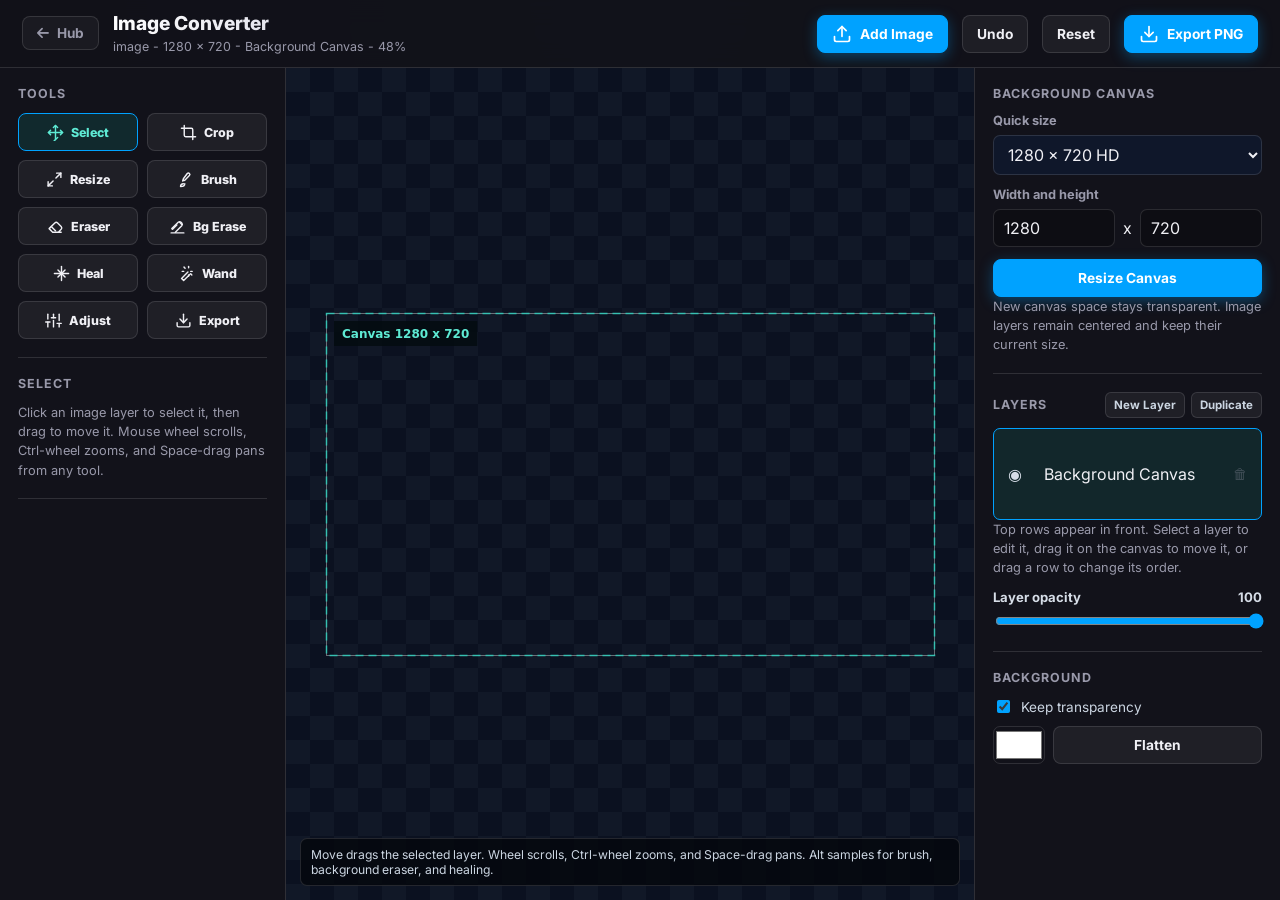
<file: imageconverter/index.html>
<!DOCTYPE html>
<html lang="en">
<head>
    <meta charset="UTF-8">
    <meta name="viewport" content="width=device-width, initial-scale=1.0">
    <title>Scene Smith - Image Converter & Studio</title>
    <link rel="icon" type="image/png" href="/SceneSmith.png">
    <link rel="preconnect" href="https://fonts.googleapis.com">
    <link rel="preconnect" href="https://fonts.gstatic.com" crossorigin>
    <link href="https://fonts.googleapis.com/css2?family=Inter:wght@400;500;600;700;800&display=swap" rel="stylesheet">
    <link rel="stylesheet" href="https://cdnjs.cloudflare.com/ajax/libs/font-awesome/6.5.2/css/all.min.css">
    <link rel="stylesheet" href="/imageconverter/style.css">
</head>
<body>
    <div class="app-shell">
        <header class="topbar">
            <div class="brand">
                <a href="/" class="hub-link" aria-label="Back to hub">
                    <i class="fa-solid fa-arrow-left"></i>
                    <span>Hub</span>
                </a>
                <div>
                    <h1>Image Converter</h1>
                    <p id="imageMeta">No image loaded</p>
                </div>
            </div>
            <div class="top-actions">
                <label class="button primary" for="fileInput">
                    <svg viewBox="0 0 24 24" aria-hidden="true"><path d="M21 15v4a2 2 0 0 1-2 2H5a2 2 0 0 1-2-2v-4"></path><path d="m17 8-5-5-5 5"></path><path d="M12 3v12"></path></svg>
                    <span>Add Image</span>
                </label>
                <input id="fileInput" type="file" accept="image/*" multiple>
                <button class="button" id="undoBtn" disabled>Undo</button>
                <button class="button" id="resetBtn" disabled>Reset</button>
                <button class="button primary" id="downloadBtn" disabled>
                    <svg viewBox="0 0 24 24" aria-hidden="true"><path d="M21 15v4a2 2 0 0 1-2 2H5a2 2 0 0 1-2-2v-4"></path><path d="M7 10l5 5 5-5"></path><path d="M12 15V3"></path></svg>
                    <span>Export PNG</span>
                </button>
            </div>
        </header>

        <main class="workspace">
            <aside class="panel tools-panel" data-active-tool="move">
                <section class="tool-section">
                    <h2>Tools</h2>
                    <div class="tool-grid">
                        <button class="tool-button active" data-tool="move" title="Select and move"><svg viewBox="0 0 24 24" aria-hidden="true"><path d="M5 9l-3 3 3 3"></path><path d="M9 5l3-3 3 3"></path><path d="M15 19l-3 3-3 3"></path><path d="M19 9l3 3-3 3"></path><path d="M2 12h20"></path><path d="M12 2v20"></path></svg><span>Select</span></button>
                        <button class="tool-button" data-tool="crop" title="Visual crop"><svg viewBox="0 0 24 24" aria-hidden="true"><path d="M6 2v14a2 2 0 0 0 2 2h14"></path><path d="M18 22V8a2 2 0 0 0-2-2H2"></path></svg><span>Crop</span></button>
                        <button class="tool-button" data-tool="resize" title="Visual resize"><svg viewBox="0 0 24 24" aria-hidden="true"><path d="M15 3h6v6"></path><path d="M9 21H3v-6"></path><path d="M21 3l-7 7"></path><path d="M3 21l7-7"></path></svg><span>Resize</span></button>
                        <button class="tool-button" data-tool="brush" title="Brush"><svg viewBox="0 0 24 24" aria-hidden="true"><path d="M9 18c-2.5 0-4 1.5-4 4 2.5 0 6-1 6-4"></path><path d="M14.5 3.5a2.1 2.1 0 0 1 3 3L11 13l-3 1 1-3 5.5-7.5z"></path></svg><span>Brush</span></button>
                        <button class="tool-button" data-tool="eraser" title="Eraser"><svg viewBox="0 0 24 24" aria-hidden="true"><path d="M20 20H8l-5-5 8-8a3 3 0 0 1 4 0l5 5a3 3 0 0 1 0 4l-4 4"></path><path d="M6 12l6 6"></path></svg><span>Eraser</span></button>
                        <button class="tool-button" data-tool="bgEraser" title="Targeted background eraser"><svg viewBox="0 0 24 24" aria-hidden="true"><path d="M3 21h18"></path><path d="M5 16l6-6"></path><path d="M9 20l9-9a3 3 0 0 0 0-4l-1-1a3 3 0 0 0-4 0l-9 9"></path><path d="M15 6l3 3"></path></svg><span>Bg Erase</span></button>
                        <button class="tool-button" data-tool="heal" title="Targeted healing brush"><svg viewBox="0 0 24 24" aria-hidden="true"><path d="M12 2v20"></path><path d="M2 12h20"></path><path d="M7 7l10 10"></path><path d="M17 7L7 17"></path></svg><span>Heal</span></button>
                        <button class="tool-button" data-tool="wand" title="Magic wand"><svg viewBox="0 0 24 24" aria-hidden="true"><path d="M15 4V2"></path><path d="M15 16v-2"></path><path d="M8 9H6"></path><path d="M20 9h-2"></path><path d="M10 4.5 8.5 3"></path><path d="M19.5 14 18 12.5"></path><path d="m14 10-9 9 3 3 9-9"></path></svg><span>Wand</span></button>
                        <button class="tool-button" data-tool="adjust" title="Adjust colors"><svg viewBox="0 0 24 24" aria-hidden="true"><path d="M4 21v-7"></path><path d="M4 10V3"></path><path d="M12 21v-9"></path><path d="M12 8V3"></path><path d="M20 21v-5"></path><path d="M20 12V3"></path><path d="M1 14h6"></path><path d="M9 8h6"></path><path d="M17 16h6"></path></svg><span>Adjust</span></button>
                        <button class="tool-button" data-tool="export" title="Export settings"><svg viewBox="0 0 24 24" aria-hidden="true"><path d="M21 15v4a2 2 0 0 1-2 2H5a2 2 0 0 1-2-2v-4"></path><path d="M7 10l5 5 5-5"></path><path d="M12 15V3"></path></svg><span>Export</span></button>
                    </div>
                </section>

                <section class="tool-section tool-hint" data-panel="move">
                    <h2>Select</h2>
                    <p class="hint">Click an image layer to select it, then drag to move it. Mouse wheel scrolls, Ctrl-wheel zooms, and Space-drag pans from any tool.</p>
                </section>

                <section class="tool-section" data-panel="brush">
                    <h2>Brush</h2>
                    <label class="slider-row">Size <span id="brushSizeValue">32</span></label>
                    <input id="brushSizeRange" type="range" min="1" max="240" value="32">
                    <label class="slider-row">Hardness <span id="hardnessValue">80</span></label>
                    <input id="hardnessRange" type="range" min="0" max="100" value="80">
                    <label class="control-label">Shape</label>
                    <div class="segmented">
                        <button class="segment active" data-shape="circle">Circle</button>
                        <button class="segment" data-shape="square">Square</button>
                    </div>
                    <label class="control-label" for="paintColorInput">Paint Color</label>
                    <div class="color-row">
                        <input id="paintColorInput" type="color" value="#14b8a6">
                        <input id="paintHexInput" type="text" value="#14b8a6">
                    </div>
                </section>

                <section class="tool-section" data-panel="target">
                    <h2>Target Tools</h2>
                    <label class="slider-row">Tolerance <span id="toleranceValue">32</span></label>
                    <input id="toleranceRange" type="range" min="0" max="255" value="32">
                    <div class="target-row">
                        <span id="targetSwatch"></span>
                        <div>
                            <strong id="targetText">No target</strong>
                            <small>Bg Erase samples on each click. Alt-click sets heal source.</small>
                        </div>
                    </div>
                    <label class="check-row">
                        <input id="spotHealCheck" type="checkbox" checked>
                        <span>Spot heal automatically from nearby pixels</span>
                    </label>
                    <button class="button full" id="clearSelectionBtn" disabled>Clear Wand Selection</button>
                </section>

                <section class="tool-section" data-panel="transform">
                    <h2>Transform</h2>
                    <div class="grid two">
                        <button class="tool-button" id="rotateLeftBtn" disabled>Rotate Left</button>
                        <button class="tool-button" id="rotateRightBtn" disabled>Rotate Right</button>
                        <button class="tool-button" id="flipXBtn" disabled>Flip X</button>
                        <button class="tool-button" id="flipYBtn" disabled>Flip Y</button>
                    </div>
                </section>

                <section class="tool-section" data-panel="resize">
                    <h2 id="resizeTitle">Resize Selected Layer</h2>
                    <div class="size-row">
                        <input id="widthInput" type="number" min="1" placeholder="Width" disabled>
                        <span>x</span>
                        <input id="heightInput" type="number" min="1" placeholder="Height" disabled>
                    </div>
                    <label class="control-label" for="percentInput">Percentage</label>
                    <div class="percent-row">
                        <input id="percentInput" type="number" min="1" max="1000" value="100" disabled>
                        <span>%</span>
                    </div>
                    <label class="check-row">
                        <input id="lockRatioCheck" type="checkbox" checked>
                        <span>Lock ratio</span>
                    </label>
                    <p class="hint">Drag inside the object to move it. Use the top handle to rotate it.</p>
                </section>

                <section class="tool-section" data-panel="adjust">
                    <h2>Adjust</h2>
                    <label class="control-label" for="filterPresetSelect">Filter</label>
                    <select id="filterPresetSelect" disabled>
                        <option value="custom">Custom</option>
                        <option value="normal">Normal</option>
                        <option value="mono">Mono</option>
                        <option value="warm">Warm</option>
                        <option value="cool">Cool</option>
                        <option value="punch">Punch</option>
                        <option value="fade">Fade</option>
                        <option value="bright">Bright</option>
                        <option value="noir">Noir</option>
                    </select>
                    <label class="slider-row">Brightness <span id="brightnessValue">0</span></label>
                    <input id="brightnessRange" type="range" min="-100" max="100" value="0" disabled>
                    <label class="slider-row">Contrast <span id="contrastValue">0</span></label>
                    <input id="contrastRange" type="range" min="-100" max="100" value="0" disabled>
                    <label class="slider-row">Saturation <span id="saturationValue">0</span></label>
                    <input id="saturationRange" type="range" min="-100" max="100" value="0" disabled>
                    <div class="button-row">
                        <button class="button" id="previewAdjustBtn" disabled>Preview</button>
                        <button class="button primary" id="applyAdjustBtn" disabled>Apply</button>
                    </div>
                </section>

                <section class="tool-section" data-panel="export">
                    <h2>Export</h2>
                    <label class="control-label" for="formatSelect">Format</label>
                    <select id="formatSelect">
                        <option value="image/png">PNG</option>
                        <option value="image/jpeg">JPEG</option>
                        <option value="image/webp">WebP</option>
                    </select>
                    <label class="slider-row">Quality <span id="qualityValue">92</span></label>
                    <input id="qualityRange" type="range" min="10" max="100" value="92">
                    <label class="control-label" for="exportSizeModeSelect">Output size</label>
                    <select id="exportSizeModeSelect">
                        <option value="original">Original size</option>
                        <option value="percent">Percentage</option>
                        <option value="custom">Custom width and height</option>
                    </select>
                    <div class="export-size-fields hidden" id="exportPercentFields">
                        <label class="control-label" for="exportPercentInput">Percentage</label>
                        <div class="percent-row">
                            <input id="exportPercentInput" type="number" min="1" max="1000" value="100">
                            <span>%</span>
                        </div>
                    </div>
                    <div class="export-size-fields hidden" id="exportCustomFields">
                        <label class="control-label">Custom dimensions</label>
                        <div class="size-row">
                            <input id="exportWidthInput" type="number" min="1" max="10000" value="1200" aria-label="Export width">
                            <span>x</span>
                            <input id="exportHeightInput" type="number" min="1" max="10000" value="800" aria-label="Export height">
                        </div>
                        <label class="check-row">
                            <input id="exportLockRatioCheck" type="checkbox" checked>
                            <span>Lock aspect ratio</span>
                        </label>
                    </div>
                    <button class="button primary full export-final-button" id="exportConfiguredBtn">Export Image</button>
                </section>
            </aside>

            <section class="canvas-stage" id="canvasStage">
                <div class="empty-state" id="emptyState">
                    <svg viewBox="0 0 24 24" aria-hidden="true"><rect x="3" y="3" width="18" height="18" rx="2"></rect><circle cx="8.5" cy="8.5" r="1.5"></circle><path d="m21 15-5-5L5 21"></path></svg>
                    <h2>Drop an image here</h2>
                    <p>Paint, erase to transparency, crop, resize, heal, select, and export locally.</p>
                </div>
                <canvas id="viewportCanvas"></canvas>
                <div class="statusbar" id="statusbar">Move drags the selected layer. Wheel scrolls, Ctrl-wheel zooms, and Space-drag pans. Alt samples for brush, background eraser, and healing.</div>
            </section>

            <aside class="panel adjust-panel" data-active-tool="move">
                <section class="tool-section canvas-section">
                    <h2>Background Canvas</h2>
                    <label class="control-label" for="canvasPresetSelect">Quick size</label>
                    <select id="canvasPresetSelect">
                        <option value="1280x720">1280 x 720 HD</option>
                        <option value="512x512">512 x 512 Square</option>
                        <option value="256x256">256 x 256 Square</option>
                        <option value="800x600">800 x 600</option>
                        <option value="1080x1080">1080 x 1080 Square</option>
                        <option value="1920x1080">1920 x 1080 HD</option>
                        <option value="custom">Custom</option>
                    </select>
                    <label class="control-label">Width and height</label>
                    <div class="size-row">
                        <input id="canvasWidthInput" type="number" min="1" max="10000" value="1280" aria-label="Background width">
                        <span>x</span>
                        <input id="canvasHeightInput" type="number" min="1" max="10000" value="720" aria-label="Background height">
                    </div>
                    <button class="button primary full resize-canvas-button" id="resizeCanvasBtn">Resize Canvas</button>
                    <p class="hint canvas-hint">New canvas space stays transparent. Image layers remain centered and keep their current size.</p>
                </section>

                <section class="tool-section layers-section">
                    <div class="section-heading-row">
                        <h2>Layers</h2>
                        <div class="layer-header-actions">
                            <button class="mini-button" id="newLayerBtn">New Layer</button>
                            <button class="mini-button" id="duplicateLayerBtn" disabled>Duplicate</button>
                        </div>
                    </div>
                    <div class="layers-list" id="layersList" aria-label="Image layers"></div>
                    <p class="hint layers-hint">Top rows appear in front. Select a layer to edit it, drag it on the canvas to move it, or drag a row to change its order.</p>
                    <label class="slider-row">Layer opacity <span id="layerOpacityValue">100</span></label>
                    <input id="layerOpacityRange" type="range" min="0" max="100" value="100" disabled>
                </section>

                <section class="tool-section" data-panel="crop">
                    <h2>Visual Crop</h2>
                    <div class="crop-grid">
                        <input id="cropXInput" type="number" min="0" placeholder="X" disabled>
                        <input id="cropYInput" type="number" min="0" placeholder="Y" disabled>
                        <input id="cropWInput" type="number" min="1" placeholder="W" disabled>
                        <input id="cropHInput" type="number" min="1" placeholder="H" disabled>
                    </div>
                    <div class="button-row">
                        <button class="button" id="centerCropBtn" disabled>Center Square</button>
                        <button class="button primary" id="applyCropBtn" disabled>Apply Crop</button>
                    </div>
                </section>

                <section class="tool-section">
                    <h2>Background</h2>
                    <label class="check-row">
                        <input id="transparentCheck" type="checkbox" checked>
                        <span>Keep transparency</span>
                    </label>
                    <div class="color-row">
                        <input id="backgroundColorInput" type="color" value="#ffffff">
                        <button class="button" id="applyBackgroundBtn" disabled>Flatten</button>
                    </div>
                </section>

            </aside>
        </main>
    </div>

    <script src="/imageconverter/app.js"></script>
</body>
</html>
</file>
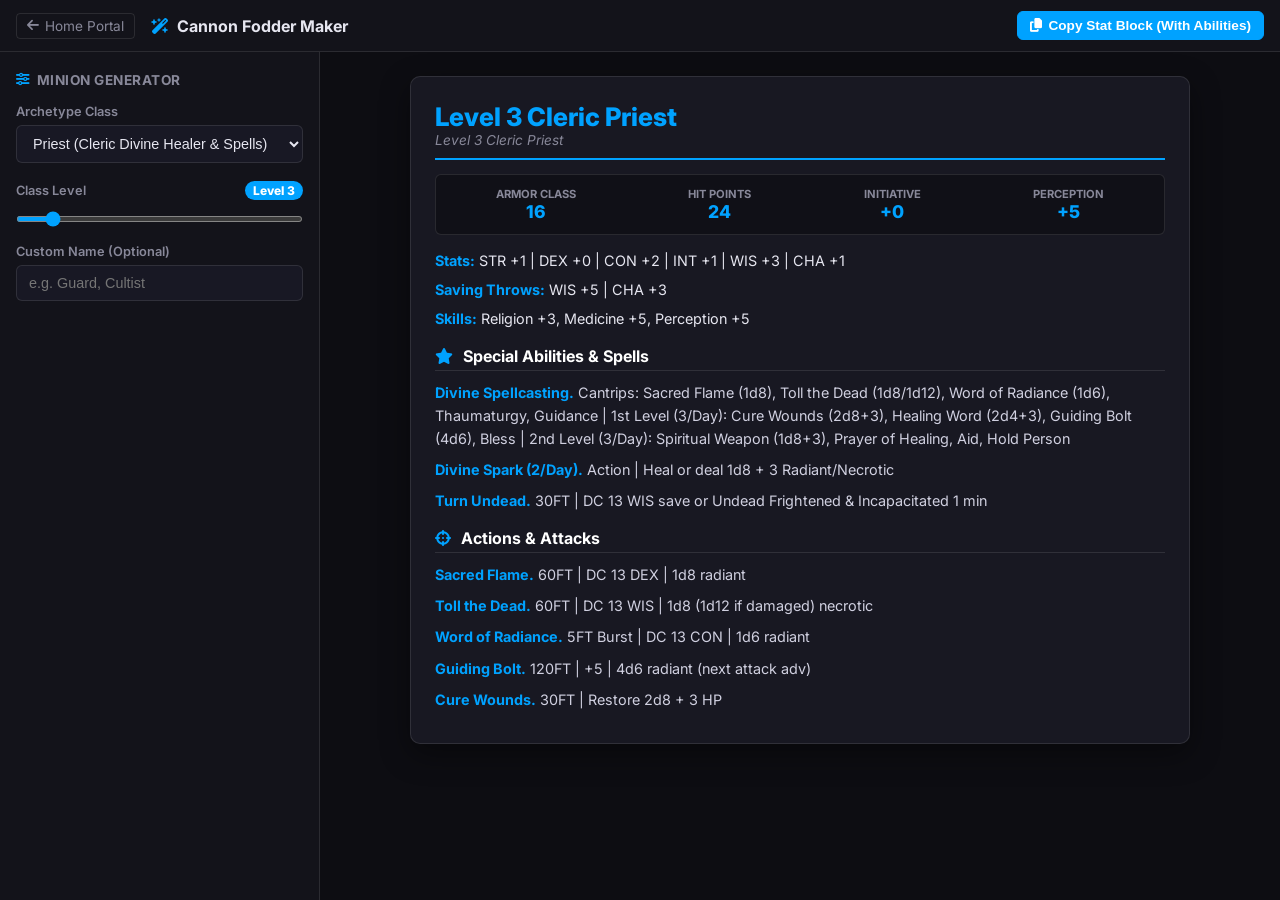
<file: public/bestiary.html>
<!DOCTYPE html>
<html lang="en">
<head>
  <meta charset="UTF-8">
  <meta name="viewport" content="width=device-width, initial-scale=1.0">
  <title>SceneSmith - Cannon Fodder Maker</title>
  <link rel="icon" type="image/png" href="SceneSmith.png">
  <link rel="preconnect" href="https://fonts.googleapis.com">
  <link rel="preconnect" href="https://fonts.gstatic.com" crossorigin>
  <link href="https://fonts.googleapis.com/css2?family=Inter:wght@400;500;600;700;800&family=Fira+Code:wght@400;500&display=swap" rel="stylesheet">
  <link rel="stylesheet" href="https://cdnjs.cloudflare.com/ajax/libs/font-awesome/6.5.2/css/all.min.css">
  <style>
    :root {
      --bg: #0d0d12;
      --sidebar: #13131a;
      --panel: #181822;
      --border: rgba(255, 255, 255, 0.1);
      --accent: #00a2ff;
      --accent-glow: rgba(0, 162, 255, 0.25);
      --text: #e6e6f0;
      --text-muted: #888899;
    }

    * { box-sizing: border-box; margin: 0; padding: 0; }

    body {
      background-color: var(--bg);
      color: var(--text);
      font-family: 'Inter', system-ui, sans-serif;
      height: 100vh;
      display: flex;
      flex-direction: column;
      overflow: hidden;
    }

    /* Top App Header */
    .app-header {
      height: 52px;
      background: var(--sidebar);
      border-bottom: 1px solid var(--border);
      display: flex;
      align-items: center;
      justify-content: space-between;
      padding: 0 16px;
    }

    .header-left {
      display: flex;
      align-items: center;
      gap: 16px;
    }

    .back-btn {
      color: var(--text-muted);
      text-decoration: none;
      font-size: 0.85rem;
      display: inline-flex;
      align-items: center;
      gap: 6px;
      padding: 4px 10px;
      border: 1px solid var(--border);
      border-radius: 4px;
      transition: all 0.2s ease;
    }

    .back-btn:hover {
      color: var(--text);
      border-color: var(--accent);
    }

    .header-title {
      font-size: 1rem;
      font-weight: 700;
      color: var(--text);
      display: flex;
      align-items: center;
      gap: 8px;
    }

    .icon-btn {
      background: transparent;
      border: 1px solid var(--border);
      color: var(--text);
      padding: 6px 12px;
      border-radius: 6px;
      font-size: 0.85rem;
      font-weight: 600;
      cursor: pointer;
      display: flex;
      align-items: center;
      gap: 6px;
      transition: all 0.2s ease;
    }

    .icon-btn:hover {
      border-color: var(--accent);
      color: var(--accent);
    }

    .icon-btn.primary {
      background: var(--accent);
      border-color: var(--accent);
      color: #fff;
    }

    .icon-btn.primary:hover {
      background: #0070f3;
    }

    /* Main Workspace Layout */
    .workspace {
      flex: 1;
      display: flex;
      overflow: hidden;
    }

    /* Left Sidebar: Generator Controls */
    .sidebar {
      width: 320px;
      background: var(--sidebar);
      border-right: 1px solid var(--border);
      display: flex;
      flex-direction: column;
      padding: 20px 16px;
    }

    .sidebar-title {
      font-size: 0.85rem;
      font-weight: 700;
      color: var(--text-muted);
      text-transform: uppercase;
      letter-spacing: 0.5px;
      margin-bottom: 16px;
      display: flex;
      align-items: center;
      gap: 6px;
    }

    .gen-group {
      margin-bottom: 18px;
    }

    .gen-group label {
      display: flex;
      justify-content: space-between;
      align-items: center;
      font-size: 0.8rem;
      font-weight: 600;
      color: var(--text-muted);
      margin-bottom: 6px;
    }

    .level-badge {
      background: var(--accent);
      color: #fff;
      font-size: 0.75rem;
      font-weight: 800;
      padding: 2px 8px;
      border-radius: 12px;
    }

    select, input[type="text"] {
      width: 100%;
      background: #181824;
      border: 1px solid var(--border);
      border-radius: 6px;
      padding: 9px 12px;
      color: var(--text);
      font-size: 0.9rem;
    }

    select:focus, input:focus {
      outline: none;
      border-color: var(--accent);
    }

    input[type="range"] {
      width: 100%;
      height: 6px;
      background: #181824;
      border-radius: 3px;
      outline: none;
      accent-color: var(--accent);
      cursor: pointer;
    }

    /* Viewer Pane */
    .viewer-pane {
      flex: 1;
      background: var(--bg);
      overflow-y: auto;
      padding: 24px 36px;
    }

    .statblock-card {
      max-width: 780px;
      margin: 0 auto;
      background: var(--panel);
      border: 1px solid var(--border);
      border-radius: 10px;
      padding: 24px;
      box-shadow: 0 10px 30px rgba(0, 0, 0, 0.4);
    }

    .sb-header {
      border-bottom: 2px solid var(--accent);
      padding-bottom: 10px;
      margin-bottom: 14px;
    }

    .sb-title {
      font-size: 1.6rem;
      font-weight: 800;
      color: var(--accent);
    }

    .sb-type {
      font-size: 0.85rem;
      font-style: italic;
      color: var(--text-muted);
    }

    .sb-ribbon {
      background: rgba(0, 0, 0, 0.3);
      border: 1px solid var(--border);
      border-radius: 6px;
      padding: 12px;
      margin: 14px 0;
      display: flex;
      gap: 16px;
      justify-content: space-around;
      text-align: center;
    }

    .sb-ribbon-item .label {
      font-size: 0.7rem;
      color: var(--text-muted);
      text-transform: uppercase;
      font-weight: 700;
    }

    .sb-ribbon-item .val {
      font-size: 1.1rem;
      font-weight: 800;
      color: var(--accent);
    }

    .sb-prop {
      font-size: 0.9rem;
      line-height: 1.6;
      color: var(--text);
      margin-bottom: 6px;
    }

    .sb-prop strong {
      color: var(--accent);
    }

    .sb-section-title {
      font-size: 1rem;
      font-weight: 700;
      color: #fff;
      border-bottom: 1px solid var(--border);
      padding-bottom: 4px;
      margin: 16px 0 10px 0;
    }

    .sb-action {
      font-size: 0.9rem;
      line-height: 1.6;
      margin-bottom: 8px;
      color: #d0d0e0;
    }

    .sb-action strong {
      color: var(--accent);
    }
  </style>
</head>
<body>

  <!-- App Header -->
  <div class="app-header">
    <div class="header-left">
      <a href="/" class="back-btn"><i class="fa-solid fa-arrow-left"></i> Home Portal</a>
      <div class="header-title"><i class="fa-solid fa-wand-magic-sparkles" style="color:var(--accent);"></i> Cannon Fodder Maker</div>
    </div>

    <div style="display:flex;gap:8px;">
      <button class="icon-btn primary" onclick="copyStatBlock()"><i class="fa-solid fa-copy"></i> Copy Stat Block (With Abilities)</button>
    </div>
  </div>

  <!-- Workspace -->
  <div class="workspace">
    <!-- Sidebar Controls -->
    <div class="sidebar">
      <div class="sidebar-title"><i class="fa-solid fa-sliders" style="color:var(--accent);"></i> Minion Generator</div>
      
      <div class="gen-group">
        <label>Archetype Class</label>
        <select id="genArchetype" onchange="generateFodder()">
          <option value="priest">Priest (Cleric Divine Healer & Spells)</option>
          <option value="druid">Druid (Nature Shifter & Spells)</option>
          <option value="bard">Bard (College Support & Spells)</option>
          <option value="mage">Mage (Arcane Spellcaster)</option>
          <option value="thief">Thief (Agile Rogue Skirmisher)</option>
          <option value="grunt">Grunt (Tanky Frontline Warrior)</option>
        </select>
      </div>

      <div class="gen-group">
        <label>
          <span>Class Level</span>
          <span class="level-badge" id="levelLabel">Level 3</span>
        </label>
        <input type="range" id="genLevel" min="1" max="20" value="3" oninput="updateLevelLabel(this.value); generateFodder();">
      </div>

      <div class="gen-group">
        <label>Custom Name (Optional)</label>
        <input type="text" id="genName" placeholder="e.g. Guard, Cultist" oninput="generateFodder()">
      </div>
    </div>

    <!-- Stat Block Card Viewer -->
    <div class="viewer-pane">
      <div id="statblockCardView">
        <!-- Rendered stat block card -->
      </div>
    </div>
  </div>

  <script>
    let activeMinion = null;

    function updateLevelLabel(val) {
      document.getElementById('levelLabel').textContent = `Level ${val}`;
    }

    /* ── Client-side Ultra-Concise Rules Engine ─────────────────────────────────── */
    function getClericSpells(lvl, pMod, cDice) {
      let spells = [`Cantrips: Sacred Flame (${cDice}d8), Toll the Dead (${cDice}d8/${cDice}d12), Word of Radiance (${cDice}d6), Thaumaturgy, Guidance`];
      if (lvl >= 1) spells.push(`1st Level (3/Day): Cure Wounds (2d8+${pMod}), Healing Word (2d4+${pMod}), Guiding Bolt (4d6), Bless`);
      if (lvl >= 3) spells.push(`2nd Level (3/Day): Spiritual Weapon (1d8+${pMod}), Prayer of Healing, Aid, Hold Person`);
      if (lvl >= 5) spells.push(`3rd Level (3/Day): Spirit Guardians (3d8 aura), Mass Healing Word, Revivify, Dispel Magic`);
      if (lvl >= 7) spells.push(`4th Level (3/Day): Death Ward, Guardian of Faith, Banishment`);
      if (lvl >= 9) spells.push(`5th Level (2/Day): Flame Strike (4d6 fire + 4d6 radiant), Mass Cure Wounds (3d8+${pMod}), Greater Restoration`);
      return spells.join(" | ");
    }

    function getDruidSpells(lvl, pMod, cDice) {
      let spells = [`Cantrips: Produce Flame (${cDice}d8), Thorn Whip (${cDice}d6), Shillelagh (${cDice}d8+${pMod}), Guidance`];
      if (lvl >= 1) spells.push(`1st Level (3/Day): Cure Wounds (2d8+${pMod}), Healing Word (2d4+${pMod}), Entangle, Goodberry`);
      if (lvl >= 3) spells.push(`2nd Level (3/Day): Spike Growth (2d4/5ft), Moonbeam (2d10), Barkskin, Pass Without Trace`);
      if (lvl >= 5) spells.push(`3rd Level (3/Day): Call Lightning (3d10), Plant Growth, Sleet Storm, Revivify`);
      if (lvl >= 7) spells.push(`4th Level (3/Day): Ice Storm (2d8+4d6), Polymorph, Grasping Vine`);
      if (lvl >= 9) spells.push(`5th Level (2/Day): Commune with Nature, Tree Stride, Wrath of Nature`);
      return spells.join(" | ");
    }

    function getBardSpells(lvl, pMod, cDice) {
      let spells = [`Cantrips: Vicious Mockery (${cDice}d6), Thunderclap (${cDice}d6), True Strike (${cDice}d6), Minor Illusion`];
      if (lvl >= 1) spells.push(`1st Level (3/Day): Cure Wounds (2d8+${pMod}), Healing Word (2d4+${pMod}), Dissonant Whispers (3d6), Faerie Fire`);
      if (lvl >= 3) spells.push(`2nd Level (3/Day): Shatter (3d8), Suggestion, Invisibility, Silence`);
      if (lvl >= 5) spells.push(`3rd Level (3/Day): Hypnotic Pattern, Dispel Magic, Major Image`);
      if (lvl >= 7) spells.push(`4th Level (3/Day): Dimension Door, Greater Invisibility, Compulsion`);
      if (lvl >= 9) spells.push(`5th Level (2/Day): Hold Monster, Synaptic Static (8d6), Modify Memory`);
      return spells.join(" | ");
    }

    function getMageSpells(lvl, pMod, cDice) {
      let spells = [`Cantrips: Fire Bolt (${cDice}d10), Ray of Frost (${cDice}d8), Shocking Grasp (${cDice}d8), Mage Hand`];
      if (lvl >= 1) spells.push(`1st Level (3/Day): Magic Missile, Shield, Thunderwave, Burning Hands`);
      if (lvl >= 3) spells.push(`2nd Level (3/Day): Misty Step, Scorching Ray (3x 2d6), Mirror Image, Shatter`);
      if (lvl >= 5) spells.push(`3rd Level (3/Day): Fireball (8d6), Counterspell, Lightning Bolt, Haste`);
      if (lvl >= 7) spells.push(`4th Level (3/Day): Dimension Door, Ice Storm (2d8+4d6), Polymorph, Greater Invisibility`);
      if (lvl >= 9) spells.push(`5th Level (2/Day): Cone of Cold (8d8), Telekinesis, Wall of Force`);
      return spells.join(" | ");
    }

    function generateFodderClient(key, lvl, customName) {
      const pb = Math.floor((lvl - 1) / 4) + 2;
      const cDice = lvl < 5 ? 1 : (lvl < 11 ? 2 : (lvl < 17 ? 3 : 4));
      const pMod = 3 + Math.floor(lvl / 4);
      const dc = 8 + pb + pMod;
      const attMod = pMod + pb;

      if (key === 'priest') {
        const name = customName || `Level ${lvl} Cleric Priest`;
        return {
          name: name,
          type: `Level ${lvl} Cleric Priest`,
          hp: 10 + (lvl - 1) * 7,
          ac: 16 + Math.floor(lvl / 5),
          init: "+0",
          perception: `+${pMod + pb}`,
          stats: `STR +1 | DEX +0 | CON +2 | INT +1 | WIS +${pMod} | CHA +1`,
          saves: `WIS +${pMod + pb} | CHA +${1 + pb}`,
          skills: `Religion +${1 + pb}, Medicine +${pMod + pb}, Perception +${pMod + pb}`,
          traits: [
            { name: "Divine Spellcasting", detail: getClericSpells(lvl, pMod, cDice) },
            { name: "Divine Spark (2/Day)", detail: `Action | Heal or deal 1d8 + ${pMod} Radiant/Necrotic` },
            { name: "Turn Undead", detail: `30FT | DC ${dc} WIS save or Undead Frightened & Incapacitated 1 min` }
          ],
          actions: [
            { name: "Sacred Flame", detail: `60FT | DC ${dc} DEX | ${cDice}d8 radiant` },
            { name: "Toll the Dead", detail: `60FT | DC ${dc} WIS | ${cDice}d8 (${cDice}d12 if damaged) necrotic` },
            { name: "Word of Radiance", detail: `5FT Burst | DC ${dc} CON | ${cDice}d6 radiant` },
            { name: "Guiding Bolt", detail: `120FT | +${attMod} | 4d6 radiant (next attack adv)` },
            { name: "Cure Wounds", detail: `30FT | Restore 2d8 + ${pMod} HP` }
          ]
        };
      } else if (key === 'druid') {
        const name = customName || `Level ${lvl} Nature Druid`;
        return {
          name: name,
          type: `Level ${lvl} Nature Druid`,
          hp: 10 + (lvl - 1) * 7,
          ac: 15 + Math.floor(lvl / 5),
          init: "+2",
          perception: `+${pMod + pb}`,
          stats: `STR +0 | DEX +2 | CON +2 | INT +1 | WIS +${pMod} | CHA +0`,
          saves: `WIS +${pMod + pb} | INT +${1 + pb}`,
          skills: `Nature +${1 + pb}, Survival +${pMod + pb}, Perception +${pMod + pb}`,
          traits: [
            { name: "Wild Shape", detail: `Bonus Action | Beast Form (+${15 + lvl * 3} Temp HP)` },
            { name: "Nature Spellcasting", detail: getDruidSpells(lvl, pMod, cDice) }
          ],
          actions: [
            { name: "Produce Flame", detail: `30FT | +${attMod} | ${cDice}d8 fire` },
            { name: "Thorn Whip", detail: `30FT | +${attMod} | ${cDice}d6 piercing (pulls 10ft)` },
            { name: "Shillelagh Strike", detail: `Melee | +${attMod} | ${cDice}d8+${pMod} bludgeoning` },
            { name: "Cure Wounds", detail: `30FT | Restore 2d8 + ${pMod} HP` }
          ]
        };
      } else if (key === 'bard') {
        const name = customName || `Level ${lvl} Support Bard`;
        return {
          name: name,
          type: `Level ${lvl} Support Bard`,
          hp: 9 + (lvl - 1) * 6,
          ac: 15 + Math.floor(lvl / 4),
          init: "+2",
          perception: `+${1 + pb}`,
          stats: `STR +0 | DEX +2 | CON +1 | INT +1 | WIS +1 | CHA +${pMod}`,
          saves: `DEX +${2 + pb} | CHA +${pMod + pb}`,
          skills: `Performance +${pMod + pb}, Deception +${pMod + pb}, Persuasion +${pMod + pb}`,
          traits: [
            { name: "Bardic Inspiration", detail: "Bonus Action/Reaction | Grant ally +1d8 die" },
            { name: "Bardic Spellcasting", detail: getBardSpells(lvl, pMod, cDice) }
          ],
          actions: [
            { name: "Vicious Mockery", detail: `60FT | DC ${dc} WIS | ${cDice}d6 psychic (target disadv)` },
            { name: "Thunderclap", detail: `5FT Burst | DC ${dc} CON | ${cDice}d6 thunder` },
            { name: "True Strike", detail: `Melee/Ranged | +${attMod} | 1d8+${pMod} + ${cDice}d6 radiant` },
            { name: "Rapier Strike", detail: `Melee | +${attMod} | 1d8+${pMod} piercing` }
          ]
        };
      } else if (key === 'mage') {
        const name = customName || `Level ${lvl} Arcane Spellcaster`;
        return {
          name: name,
          type: `Level ${lvl} Arcane Spellcaster`,
          hp: 8 + (lvl - 1) * 5,
          ac: 13 + Math.floor(lvl / 5),
          init: `+${2 + Math.floor(lvl / 6)}`,
          perception: `+${1 + Math.floor(lvl / 3)}`,
          stats: `STR +0 | DEX +2 | CON +2 | INT +${pMod} | WIS +1 | CHA +0`,
          saves: `INT +${pMod + pb} | WIS +${1 + pb}`,
          skills: `Arcana +${pMod + pb}, History +${pMod}`,
          traits: [
            { name: "Arcane Spellcasting", detail: getMageSpells(lvl, pMod, cDice) }
          ],
          actions: [
            { name: "Fire Bolt", detail: `120FT | +${attMod} | ${cDice}d10 fire` },
            { name: "Ray of Frost", detail: `60FT | +${attMod} | ${cDice}d8 cold (-10ft speed)` },
            { name: "Shocking Grasp", detail: `Melee | +${attMod} | ${cDice}d8 lightning (no reactions)` },
            { name: "Fireball", detail: `150FT (20ft sphere) | DC ${dc} DEX | 8d6 fire` }
          ]
        };
      } else if (key === 'thief') {
        const name = customName || `Level ${lvl} Rogue Skirmisher`;
        return {
          name: name,
          type: `Level ${lvl} Rogue Skirmisher`,
          hp: 9 + (lvl - 1) * 6,
          ac: 14 + Math.floor(lvl / 4),
          init: `+${pMod}`,
          perception: `+${2 + pb}`,
          stats: `STR +0 | DEX +${pMod} | CON +2 | INT +1 | WIS +1 | CHA +1`,
          saves: `DEX +${pMod + pb} | INT +${1 + pb}`,
          skills: `Stealth +${pMod + pb + 2}, Acrobatics +${pMod + pb}`,
          traits: [
            { name: "Cunning Action", detail: "Bonus Action | Dash, Disengage, or Hide" },
            { name: "Evasion", detail: "Half / No damage on DEX saves" }
          ],
          actions: [
            { name: "Dual Daggers", detail: `Melee/Ranged (20/60FT) | +${attMod} | 1d4+${pMod} piercing + ${Math.ceil(lvl/2)}d6 Sneak` }
          ]
        };
      } else { // Grunt
        const name = customName || `Level ${lvl} Frontline Warrior`;
        return {
          name: name,
          type: `Level ${lvl} Frontline Warrior`,
          hp: 12 + (lvl - 1) * 8,
          ac: 15 + Math.floor(lvl / 4),
          init: "+1",
          perception: "+1",
          stats: `STR +${pMod} | DEX +1 | CON +3 | INT +0 | WIS +1 | CHA +0`,
          saves: `STR +${pMod + pb} | CON +${3 + pb}`,
          skills: `Athletics +${pMod + pb}, Intimidation +2`,
          traits: [
            { name: "Second Wind (2/Day)", detail: `Bonus Action | Regain 1d10 + ${lvl} HP (or move half speed)` },
            { name: "Shield Wall", detail: "Gains +2 AC when adjacent to another Grunt" }
          ],
          actions: [
            { name: "Heavy Sword", detail: `Melee | +${attMod} | 1d10+${pMod} slashing (DC ${dc} STR or Prone)` },
            { name: "Heavy Crossbow", detail: `100/400FT | +${1 + pb} | 1d10+1 piercing (pushes 10ft)` }
          ]
        };
      }
    }

    function generateFodder() {
      const archetype = document.getElementById('genArchetype').value;
      const level = parseInt(document.getElementById('genLevel').value) || 3;
      const name = document.getElementById('genName').value.trim();

      activeMinion = generateFodderClient(archetype, level, name);
      renderStatBlockCard(activeMinion);
    }

    function renderStatBlockCard(block) {
      const viewEl = document.getElementById('statblockCardView');
      viewEl.innerHTML = `
        <div class="statblock-card">
          <div class="sb-header">
            <div class="sb-title">${block.name}</div>
            <div class="sb-type">${block.type || 'Medium Minion'}</div>
          </div>

          <div class="sb-ribbon">
            <div class="sb-ribbon-item">
              <div class="label">Armor Class</div>
              <div class="val">${block.ac}</div>
            </div>
            <div class="sb-ribbon-item">
              <div class="label">Hit Points</div>
              <div class="val">${block.hp}</div>
            </div>
            <div class="sb-ribbon-item">
              <div class="label">Initiative</div>
              <div class="val">${block.init}</div>
            </div>
            <div class="sb-ribbon-item">
              <div class="label">Perception</div>
              <div class="val">${block.perception}</div>
            </div>
          </div>

          ${block.stats ? `<div class="sb-prop"><strong>Stats:</strong> ${block.stats}</div>` : ''}
          ${block.saves ? `<div class="sb-prop"><strong>Saving Throws:</strong> ${block.saves}</div>` : ''}
          ${block.skills ? `<div class="sb-prop"><strong>Skills:</strong> ${block.skills}</div>` : ''}

          ${block.traits && block.traits.length > 0 ? `
            <div class="sb-section-title"><i class="fa-solid fa-star" style="color:var(--accent);margin-right:6px;"></i> Special Abilities & Spells</div>
            ${block.traits.map(t => `<div class="sb-action"><strong>${t.name}.</strong> ${t.detail}</div>`).join('')}
          ` : ''}

          ${block.actions && block.actions.length > 0 ? `
            <div class="sb-section-title"><i class="fa-solid fa-crosshairs" style="color:var(--accent);margin-right:6px;"></i> Actions & Attacks</div>
            ${block.actions.map(a => `<div class="sb-action"><strong>${a.name}.</strong> ${a.detail}</div>`).join('')}
          ` : ''}
        </div>
      `;
    }

    function copyStatBlock() {
      if (!activeMinion) return;
      let text = `=== ${activeMinion.name} ===\n`;
      text += `Type: ${activeMinion.type || 'Minion'}\n`;
      text += `HP ${activeMinion.hp} | AC ${activeMinion.ac} | Init ${activeMinion.init} | Perception ${activeMinion.perception}\n`;
      if (activeMinion.stats) text += `Stats: ${activeMinion.stats}\n`;
      if (activeMinion.saves) text += `Saves: ${activeMinion.saves}\n`;
      if (activeMinion.skills) text += `Skills: ${activeMinion.skills}\n`;
      
      if (activeMinion.traits && activeMinion.traits.length > 0) {
        text += `\n--- Special Abilities & Spells ---\n`;
        activeMinion.traits.forEach(t => text += `${t.name}: ${t.detail}\n`);
      }
      
      if (activeMinion.actions && activeMinion.actions.length > 0) {
        text += `\n--- Actions & Attacks ---\n`;
        activeMinion.actions.forEach(a => text += `${a.name}: ${a.detail}\n`);
      }

      navigator.clipboard.writeText(text);
      alert(`Copied "${activeMinion.name}" (with all abilities, damage cantrips & actions) to clipboard!`);
    }

    // Auto generate minion on page load
    generateFodder();
  </script>
</body>
</html>
</file>
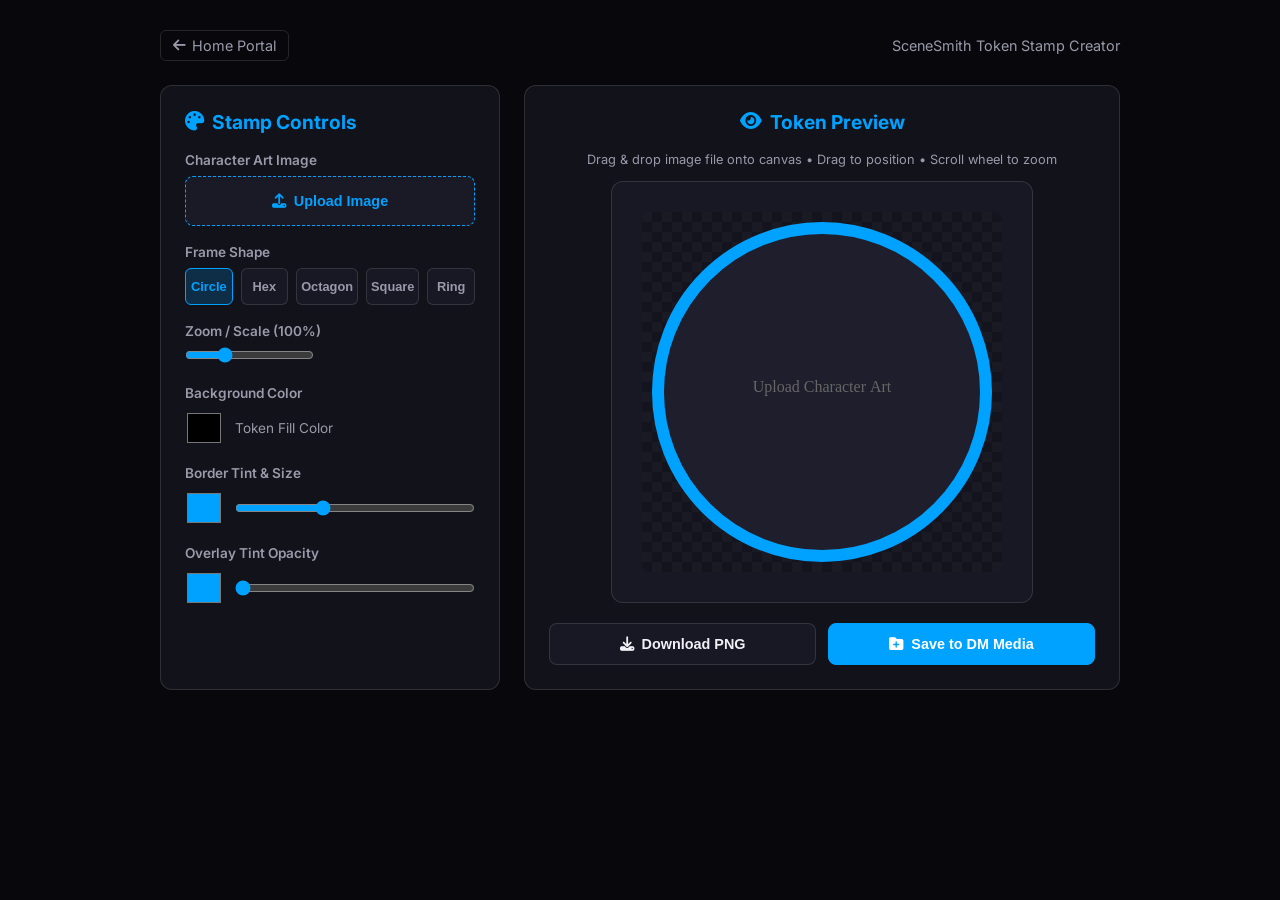
<file: public/token-stamp.html>
<!DOCTYPE html>
<html lang="en">
<head>
  <meta charset="UTF-8">
  <meta name="viewport" content="width=device-width, initial-scale=1.0">
  <title>SceneSmith - Token Stamp Creator</title>
  <link rel="icon" type="image/png" href="SceneSmith.png">
  <link rel="preconnect" href="https://fonts.googleapis.com">
  <link rel="preconnect" href="https://fonts.gstatic.com" crossorigin>
  <link href="https://fonts.googleapis.com/css2?family=Inter:wght@400;500;600;700;800&display=swap" rel="stylesheet">
  <link rel="stylesheet" href="https://cdnjs.cloudflare.com/ajax/libs/font-awesome/6.5.2/css/all.min.css">
  <style>
    :root {
      --bg: #08080c;
      --panel: #12121a;
      --border: rgba(255, 255, 255, 0.12);
      --accent: #00a2ff;
      --accent-glow: rgba(0, 162, 255, 0.35);
      --text: #f0f0f5;
      --text-muted: #9999aa;
    }

    * { box-sizing: border-box; margin: 0; padding: 0; }

    body {
      background-color: var(--bg);
      color: var(--text);
      font-family: 'Inter', system-ui, sans-serif;
      min-height: 100vh;
      display: flex;
      flex-direction: column;
      align-items: center;
      padding: 30px 20px;
    }

    .top-nav {
      width: 100%;
      max-width: 960px;
      display: flex;
      justify-content: space-between;
      align-items: center;
      margin-bottom: 24px;
    }

    .back-btn {
      color: var(--text-muted);
      text-decoration: none;
      font-size: 0.9rem;
      display: inline-flex;
      align-items: center;
      gap: 6px;
      padding: 6px 12px;
      border: 1px solid var(--border);
      border-radius: 6px;
      transition: all 0.2s ease;
    }

    .back-btn:hover {
      color: var(--text);
      border-color: var(--accent);
      background: rgba(0, 162, 255, 0.1);
    }

    .container {
      width: 100%;
      max-width: 960px;
      display: grid;
      grid-template-columns: 1fr;
      gap: 24px;
    }

    @media (min-width: 768px) {
      .container {
        grid-template-columns: 340px 1fr;
      }
    }

    .card {
      background: var(--panel);
      border: 1px solid var(--border);
      border-radius: 12px;
      padding: 24px;
    }

    h2 {
      font-size: 1.2rem;
      font-weight: 700;
      margin-bottom: 18px;
      display: flex;
      align-items: center;
      gap: 8px;
      color: var(--accent);
    }

    .control-group {
      margin-bottom: 18px;
    }

    .control-group label {
      display: block;
      font-size: 0.85rem;
      font-weight: 600;
      color: var(--text-muted);
      margin-bottom: 8px;
    }

    input[type="file"] {
      display: none;
    }

    .upload-btn {
      width: 100%;
      background: #1a1a26;
      border: 1px dashed var(--accent);
      border-radius: 8px;
      padding: 16px;
      color: var(--accent);
      font-weight: 600;
      font-size: 0.9rem;
      cursor: pointer;
      display: flex;
      align-items: center;
      justify-content: center;
      gap: 8px;
      transition: all 0.2s ease;
    }

    .upload-btn:hover {
      background: rgba(0, 162, 255, 0.15);
    }

    .shape-grid {
      display: grid;
      grid-template-columns: repeat(5, 1fr);
      gap: 8px;
    }

    .shape-btn {
      background: #181824;
      border: 1px solid var(--border);
      color: var(--text-muted);
      border-radius: 6px;
      padding: 10px 4px;
      font-size: 0.8rem;
      font-weight: 600;
      cursor: pointer;
      text-align: center;
      transition: all 0.15s ease;
    }

    .shape-btn.active {
      background: rgba(0, 162, 255, 0.2);
      border-color: var(--accent);
      color: var(--accent);
    }

    .color-row {
      display: flex;
      gap: 12px;
      align-items: center;
    }

    input[type="color"] {
      -webkit-appearance: none;
      border: none;
      width: 38px;
      height: 38px;
      border-radius: 6px;
      cursor: pointer;
      background: none;
    }

    input[type="range"] {
      flex: 1;
      accent-color: var(--accent);
    }

    .canvas-container {
      display: flex;
      flex-direction: column;
      align-items: center;
      justify-content: center;
      background: #181824;
      border: 1px solid var(--border);
      border-radius: 12px;
      padding: 30px;
      min-height: 400px;
      position: relative;
    }

    #tokenCanvas {
      background: url('data:image/svg+xml;utf8,<svg xmlns="http://www.w3.org/2000/svg" width="20" height="20" viewBox="0 0 20 20"><rect width="10" height="10" fill="%231a1a24"/><rect x="10" width="10" height="10" fill="%2314141e"/><rect y="10" width="10" height="10" fill="%2314141e"/><rect x="10" y="10" width="10" height="10" fill="%231a1a24"/></svg>');
      border-radius: 8px;
      cursor: grab;
      touch-action: none;
    }

    #tokenCanvas:active {
      cursor: grabbing;
    }

    .action-row {
      display: flex;
      gap: 12px;
      width: 100%;
      margin-top: 20px;
    }

    .action-btn {
      flex: 1;
      padding: 12px 16px;
      border-radius: 8px;
      border: 1px solid var(--border);
      background: #181824;
      color: var(--text);
      font-weight: 700;
      font-size: 0.9rem;
      cursor: pointer;
      display: flex;
      align-items: center;
      justify-content: center;
      gap: 8px;
      transition: all 0.2s ease;
    }

    .action-btn.primary {
      background: var(--accent);
      border-color: var(--accent);
      color: #fff;
    }

    .action-btn.primary:hover {
      background: #0070f3;
      box-shadow: 0 4px 14px var(--accent-glow);
    }

    .action-btn:hover:not(.primary) {
      border-color: var(--accent);
      color: var(--accent);
    }
  </style>
</head>
<body>

  <div class="top-nav">
    <a href="/" class="back-btn"><i class="fa-solid fa-arrow-left"></i> Home Portal</a>
    <span style="font-size:0.9rem;color:var(--text-muted);">SceneSmith Token Stamp Creator</span>
  </div>

  <div class="container">
    <!-- Controls Panel -->
    <div class="card">
      <h2><i class="fa-solid fa-palette"></i> Stamp Controls</h2>

      <!-- Upload Button -->
      <div class="control-group">
        <label>Character Art Image</label>
        <button class="upload-btn" onclick="document.getElementById('artUpload').click()">
          <i class="fa-solid fa-upload"></i> Upload Image
        </button>
        <input type="file" id="artUpload" accept="image/*" onchange="loadArt(event)">
      </div>

      <!-- Frame Shape -->
      <div class="control-group">
        <label>Frame Shape</label>
        <div class="shape-grid">
          <button class="shape-btn active" id="shape-circle" onclick="setShape('circle')">Circle</button>
          <button class="shape-btn" id="shape-hex" onclick="setShape('hex')">Hex</button>
          <button class="shape-btn" id="shape-octagon" onclick="setShape('octagon')">Octagon</button>
          <button class="shape-btn" id="shape-square" onclick="setShape('square')">Square</button>
          <button class="shape-btn" id="shape-ring" onclick="setShape('ring')">Ring</button>
        </div>
      </div>

      <!-- Zoom Slider -->
      <div class="control-group">
        <label>Zoom / Scale (<span id="zoomVal">100%</span>)</label>
        <input type="range" id="zoomSlider" min="20" max="300" value="100" oninput="updateZoom(this.value)">
      </div>

      <!-- Background Color -->
      <div class="control-group">
        <label>Background Color</label>
        <div class="color-row">
          <input type="color" id="bgColor" value="#000000" onchange="renderToken()">
          <span style="font-size:0.85rem;color:var(--text-muted);">Token Fill Color</span>
        </div>
      </div>

      <!-- Border Color & Width -->
      <div class="control-group">
        <label>Border Tint & Size</label>
        <div class="color-row">
          <input type="color" id="borderColor" value="#00a2ff" onchange="renderToken()">
          <input type="range" id="borderWidth" min="2" max="30" value="12" oninput="renderToken()">
        </div>
      </div>

      <!-- Overlay Tint & Opacity -->
      <div class="control-group">
        <label>Overlay Tint Opacity</label>
        <div class="color-row">
          <input type="color" id="overlayColor" value="#00a2ff" onchange="renderToken()">
          <input type="range" id="overlayOpacity" min="0" max="100" value="0" oninput="renderToken()">
        </div>
      </div>
    </div>

    <!-- Canvas Preview Card -->
    <div class="card" style="display:flex;flex-direction:column;align-items:center;">
      <h2><i class="fa-solid fa-eye"></i> Token Preview</h2>
      <div style="font-size:0.8rem;color:var(--text-muted);margin-bottom:14px;text-align:center;">Drag & drop image file onto canvas &bull; Drag to position &bull; Scroll wheel to zoom</div>

      <div class="canvas-container">
        <canvas id="tokenCanvas" width="360" height="360"></canvas>
      </div>

      <div class="action-row">
        <button class="action-btn" onclick="downloadToken()"><i class="fa-solid fa-download"></i> Download PNG</button>
        <button class="action-btn primary" onclick="saveToLibrary()"><i class="fa-solid fa-folder-plus"></i> Save to DM Media</button>
      </div>
    </div>
  </div>

  <script>
    const canvas = document.getElementById('tokenCanvas');
    const ctx = canvas.getContext('2d');

    let currentImg = null;
    let imgX = canvas.width / 2;
    let imgY = canvas.height / 2;
    let scale = 1.0;
    let activeShape = 'circle';

    let isDragging = false;
    let startX = 0, startY = 0;

    function loadArt(evt) {
      const file = evt.target.files[0];
      processImageFile(file);
    }

    function processImageFile(file) {
      if (!file || !file.type.startsWith('image/')) return;
      const reader = new FileReader();
      reader.onload = (e) => {
        const img = new Image();
        img.onload = () => {
          currentImg = img;
          imgX = canvas.width / 2;
          imgY = canvas.height / 2;
          scale = Math.max(canvas.width / img.width, canvas.height / img.height);
          document.getElementById('zoomSlider').value = Math.round(scale * 100);
          document.getElementById('zoomVal').textContent = Math.round(scale * 100) + '%';
          renderToken();
        };
        img.src = e.target.result;
      };
      reader.readAsDataURL(file);
    }

    // Drag & Drop File Upload onto Canvas or Container
    const canvasContainer = document.querySelector('.canvas-container');
    const uploadBtn = document.querySelector('.upload-btn');

    [canvasContainer, uploadBtn, canvas].forEach(element => {
      if (!element) return;
      element.addEventListener('dragover', e => {
        e.preventDefault();
        e.stopPropagation();
        element.style.borderColor = 'var(--accent)';
      });

      element.addEventListener('dragleave', e => {
        e.preventDefault();
        e.stopPropagation();
        element.style.borderColor = '';
      });

      element.addEventListener('drop', e => {
        e.preventDefault();
        e.stopPropagation();
        element.style.borderColor = '';
        if (e.dataTransfer.files && e.dataTransfer.files.length > 0) {
          processImageFile(e.dataTransfer.files[0]);
        }
      });
    });

    function setShape(shape) {
      activeShape = shape;
      ['circle', 'hex', 'octagon', 'square', 'ring'].forEach(s => {
        document.getElementById('shape-' + s).classList.toggle('active', s === shape);
      });
      renderToken();
    }

    function updateZoom(val) {
      scale = val / 100;
      document.getElementById('zoomVal').textContent = val + '%';
      renderToken();
    }

    // Mouse & Touch Dragging
    canvas.addEventListener('mousedown', e => {
      isDragging = true;
      startX = e.clientX - imgX;
      startY = e.clientY - imgY;
    });

    window.addEventListener('mousemove', e => {
      if (!isDragging) return;
      imgX = e.clientX - startX;
      imgY = e.clientY - startY;
      renderToken();
    });

    window.addEventListener('mouseup', () => isDragging = false);

    canvas.addEventListener('wheel', e => {
      e.preventDefault();
      const zoomFactor = e.deltaY < 0 ? 1.05 : 0.95;
      scale = Math.min(Math.max(scale * zoomFactor, 0.1), 4.0);
      document.getElementById('zoomSlider').value = Math.round(scale * 100);
      document.getElementById('zoomVal').textContent = Math.round(scale * 100) + '%';
      renderToken();
    });

    function renderToken() {
      const w = canvas.width;
      const h = canvas.height;
      const cx = w / 2;
      const cy = h / 2;
      const r = w / 2 - 10;

      ctx.clearRect(0, 0, w, h);

      const bgColor = document.getElementById('bgColor').value;
      const borderColor = document.getElementById('borderColor').value;
      const borderWidth = parseInt(document.getElementById('borderWidth').value);
      const overlayColor = document.getElementById('overlayColor').value;
      const overlayOpacity = parseInt(document.getElementById('overlayOpacity').value) / 100;

      // 1. Create Clipping Mask Path
      ctx.save();
      ctx.beginPath();

      if (activeShape === 'circle' || activeShape === 'ring') {
        ctx.arc(cx, cy, r - borderWidth / 2, 0, Math.PI * 2);
      } else if (activeShape === 'square') {
        const side = r * 1.6;
        ctx.rect(cx - side/2, cy - side/2, side, side);
      } else if (activeShape === 'hex') {
        for (let i = 0; i < 6; i++) {
          const angle = (Math.PI / 3) * i;
          const px = cx + (r - borderWidth/2) * Math.cos(angle);
          const py = cy + (r - borderWidth/2) * Math.sin(angle);
          if (i === 0) ctx.moveTo(px, py);
          else ctx.lineTo(px, py);
        }
        ctx.closePath();
      } else if (activeShape === 'octagon') {
        for (let i = 0; i < 8; i++) {
          const angle = (Math.PI / 4) * i + Math.PI / 8;
          const px = cx + (r - borderWidth/2) * Math.cos(angle);
          const py = cy + (r - borderWidth/2) * Math.sin(angle);
          if (i === 0) ctx.moveTo(px, py);
          else ctx.lineTo(px, py);
        }
        ctx.closePath();
      }

      ctx.fillStyle = bgColor;
      ctx.fill();
      ctx.clip();

      // 2. Draw Image inside Mask
      if (currentImg) {
        ctx.save();
        ctx.translate(imgX, imgY);
        ctx.scale(scale, scale);
        ctx.drawImage(currentImg, -currentImg.width / 2, -currentImg.height / 2);
        ctx.restore();
      } else {
        ctx.fillStyle = '#1e1e2c';
        ctx.fillRect(0, 0, w, h);
        ctx.fillStyle = '#666';
        ctx.font = '16px Inter';
        ctx.textAlign = 'center';
        ctx.fillText('Upload Character Art', cx, cy);
      }

      // 3. Draw Overlay Tint
      if (overlayOpacity > 0) {
        ctx.fillStyle = overlayColor;
        ctx.globalAlpha = overlayOpacity;
        ctx.fillRect(0, 0, w, h);
        ctx.globalAlpha = 1.0;
      }

      ctx.restore();

      // 4. Draw Border Frame
      ctx.save();
      ctx.beginPath();
      if (activeShape === 'circle' || activeShape === 'ring') {
        ctx.arc(cx, cy, r - borderWidth / 2, 0, Math.PI * 2);
      } else if (activeShape === 'square') {
        const side = r * 1.6;
        ctx.rect(cx - side/2, cy - side/2, side, side);
      } else if (activeShape === 'hex') {
        for (let i = 0; i < 6; i++) {
          const angle = (Math.PI / 3) * i;
          const px = cx + (r - borderWidth/2) * Math.cos(angle);
          const py = cy + (r - borderWidth/2) * Math.sin(angle);
          if (i === 0) ctx.moveTo(px, py);
          else ctx.lineTo(px, py);
        }
        ctx.closePath();
      } else if (activeShape === 'octagon') {
        for (let i = 0; i < 8; i++) {
          const angle = (Math.PI / 4) * i + Math.PI / 8;
          const px = cx + (r - borderWidth/2) * Math.cos(angle);
          const py = cy + (r - borderWidth/2) * Math.sin(angle);
          if (i === 0) ctx.moveTo(px, py);
          else ctx.lineTo(px, py);
        }
        ctx.closePath();
      }

      ctx.strokeStyle = borderColor;
      ctx.lineWidth = borderWidth;
      ctx.stroke();

      if (activeShape === 'ring') {
        ctx.beginPath();
        ctx.arc(cx, cy, r - borderWidth * 1.2, 0, Math.PI * 2);
        ctx.strokeStyle = borderColor;
        ctx.lineWidth = 2;
        ctx.stroke();
      }

      ctx.restore();
    }

    function downloadToken() {
      const link = document.createElement('a');
      link.download = 'stamped_token.png';
      link.href = canvas.toDataURL('image/png');
      link.click();
    }

    async function saveToLibrary() {
      const dataUrl = canvas.toDataURL('image/png');
      try {
        const response = await fetch('/saveTokenStamp', {
          method: 'POST',
          headers: { 'Content-Type': 'application/json' },
          body: JSON.stringify({ image: dataUrl })
        });
        const result = await response.json();
        if (result && result.ok) {
          alert('Token saved to DM Media Library! Path: ' + result.url);
        } else {
          alert('Failed to save token: ' + (result.error || 'Unknown error'));
        }
      } catch (err) {
        alert('Error saving token to library.');
      }
    }

    // Initial render
    renderToken();
  </script>
</body>
</html>
</file>
<file: imageconverter/style.css>
:root {
    --bg: #08080c;
    --panel: #12121a;
    --border: rgba(255, 255, 255, 0.12);
    --border-strong: rgba(0, 162, 255, 0.4);
    --text: #f0f0f5;
    --muted: #9999aa;
    --accent: #00a2ff;
    --accent-glow: rgba(0, 162, 255, 0.35);
    --danger: #ef4444;
    --shadow: 0 20px 60px rgba(0,0,0,0.5);
    --font: 'Inter', system-ui, -apple-system, sans-serif;
}

* { box-sizing: border-box; }

body {
    margin: 0;
    height: 100vh;
    overflow: hidden;
    background: var(--bg);
    color: var(--text);
    font-family: var(--font);
    background-image: 
        radial-gradient(circle at 50% 0%, rgba(0, 162, 255, 0.12) 0%, transparent 60%),
        radial-gradient(circle at 90% 90%, rgba(30, 30, 60, 0.3) 0%, transparent 50%);
}

button, input, select { font: inherit; }
button { border: 0; }
svg {
    width: 20px;
    height: 20px;
    fill: none;
    stroke: currentColor;
    stroke-width: 2;
    stroke-linecap: round;
    stroke-linejoin: round;
}

.app-shell {
    height: 100vh;
    display: flex;
    flex-direction: column;
}

.topbar {
    height: 68px;
    display: flex;
    align-items: center;
    justify-content: space-between;
    gap: 20px;
    padding: 0 22px;
    background: rgba(18, 18, 26, 0.95);
    border-bottom: 1px solid var(--border);
    backdrop-filter: blur(12px);
}

.brand,
.top-actions {
    display: flex;
    align-items: center;
    gap: 14px;
}

.brand h1 {
    margin: 0;
    font-size: 1.2rem;
    font-weight: 800;
    line-height: 1.1;
    background: linear-gradient(135deg, #ffffff 0%, #d0d0e0 100%);
    -webkit-background-clip: text;
    -webkit-text-fill-color: transparent;
}

.brand p {
    margin: 4px 0 0;
    color: var(--muted);
    font-size: 0.78rem;
}

.hub-link {
    display: inline-flex;
    align-items: center;
    gap: 8px;
    color: var(--muted);
    text-decoration: none;
    font-weight: 700;
    border: 1px solid var(--border);
    background: rgba(255,255,255,0.04);
    padding: 8px 14px;
    border-radius: 8px;
    font-size: 0.85rem;
    transition: all 0.2s ease;
}

.hub-link:hover {
    color: var(--text);
    border-color: var(--accent);
    background: rgba(0, 162, 255, 0.12);
    box-shadow: 0 0 12px var(--accent-glow);
}

#fileInput { display: none; }

.button,
.tool-button,
.segment {
    color: var(--text);
    background: rgba(255,255,255,0.055);
    border: 1px solid var(--border);
    border-radius: 8px;
    cursor: pointer;
    transition: all 0.2s ease;
}

.button {
    min-height: 38px;
    display: inline-flex;
    align-items: center;
    justify-content: center;
    gap: 8px;
    padding: 8px 14px;
    font-weight: 700;
    font-size: 0.86rem;
}

.button.full { width: 100%; }
.button.primary {
    background: var(--accent);
    border-color: var(--accent);
    color: #ffffff;
    box-shadow: 0 4px 14px var(--accent-glow);
}

.button:hover,
.tool-button:hover,
.segment:hover {
    border-color: var(--accent);
    background: rgba(255,255,255,0.1);
}

.button.primary:hover {
    background: #0088dd;
    border-color: #0088dd;
    box-shadow: 0 6px 20px var(--accent-glow);
}

.button:disabled,
.tool-button:disabled,
input:disabled,
select:disabled {
    opacity: 0.42;
    cursor: not-allowed;
}

.workspace {
    flex: 1;
    min-height: 0;
    display: grid;
    grid-template-columns: 286px minmax(360px, 1fr) 306px;
}

.panel {
    background: var(--panel);
    border-right: 1px solid var(--border);
    padding: 18px;
    overflow-y: auto;
}

.adjust-panel {
    border-right: 0;
    border-left: 1px solid var(--border);
}

.tool-section {
    padding-bottom: 18px;
    margin-bottom: 18px;
    border-bottom: 1px solid var(--border);
}

.tool-section:last-child {
    border-bottom: 0;
    margin-bottom: 0;
}

.tool-section h2 {
    margin: 0 0 12px;
    color: var(--muted);
    text-transform: uppercase;
    letter-spacing: 0.08em;
    font-size: 0.78rem;
}

.section-heading-row {
    display: flex;
    align-items: center;
    justify-content: space-between;
    gap: 10px;
    margin-bottom: 10px;
}

.section-heading-row h2 { margin: 0; }

.layer-header-actions {
    display: flex;
    align-items: center;
    gap: 6px;
}

.mini-button {
    color: #cbd5e1;
    background: rgba(255,255,255,0.055);
    border: 1px solid var(--border);
    border-radius: 6px;
    padding: 5px 8px;
    cursor: pointer;
    font-size: 0.72rem;
    font-weight: 700;
}

.mini-button:disabled { opacity: 0.42; cursor: not-allowed; }

.layers-list {
    display: grid;
    gap: 6px;
    min-height: 92px;
    max-height: 220px;
    overflow-y: auto;
}

.layer-row {
    display: grid;
    grid-template-columns: 32px minmax(0, 1fr) 32px;
    align-items: center;
    gap: 6px;
    padding: 5px;
    min-height: 48px;
    border: 1px solid var(--border);
    border-radius: 7px;
    background: rgba(255,255,255,0.025);
    cursor: grab;
    transition: transform 160ms ease, opacity 160ms ease, background 160ms ease;
}

.layer-row.active {
    border-color: var(--accent);
    background: rgba(20,184,166,0.12);
}

.layer-row:active { cursor: grabbing; }
.layer-row.dragging { opacity: 0.36; }

.layer-row.background-layer { cursor: default; }

.layer-visibility {
    height: 32px;
    color: #d6dde7;
    background: transparent;
    border-radius: 5px;
    cursor: pointer;
    font-size: 1rem;
}

.layer-visibility:hover { background: rgba(255,255,255,0.08); }

.layer-delete {
    width: 32px;
    height: 32px;
    color: #fca5a5;
    background: transparent;
    border-radius: 5px;
    cursor: pointer;
    font-size: 0.9rem;
}

.layer-delete:hover { background: rgba(239,68,68,0.16); }
.layer-delete:disabled { color: var(--muted); opacity: 0.35; cursor: not-allowed; }

.layer-name {
    min-width: 0;
    min-height: 32px;
    display: flex;
    align-items: center;
    overflow: hidden;
    text-overflow: ellipsis;
    white-space: nowrap;
    color: var(--text);
    background: transparent;
    padding: 5px 7px;
}

.layers-hint { margin: 9px 0 0; }

.canvas-hint { margin-top: 9px; }
.resize-canvas-button { margin-top: 12px; }
.export-size-fields.hidden { display: none; }
.export-final-button { margin-top: 14px; }

.danger-button { margin-top: 10px; }
.danger-button:hover { border-color: var(--danger); color: #fecaca; }

.tool-grid,
.grid.two,
.segmented {
    display: grid;
    grid-template-columns: repeat(2, 1fr);
    gap: 9px;
}

.tool-button,
.segment {
    min-height: 38px;
    display: flex;
    align-items: center;
    justify-content: center;
    padding: 8px 10px;
    font-size: 0.78rem;
    font-weight: 800;
}

.tool-button {
    gap: 7px;
}

.tool-button svg {
    width: 17px;
    height: 17px;
    flex: 0 0 auto;
}

.tool-button span {
    min-width: 0;
    overflow: hidden;
    text-overflow: ellipsis;
}

.tool-button.active,
.segment.active {
    background: rgba(20,184,166,0.14);
    border-color: var(--accent);
    color: #5eead4;
}

.tools-panel [data-panel] {
    display: none;
}

.adjust-panel [data-panel="crop"],
.adjust-panel [data-panel="adjust"],
.adjust-panel [data-panel="export"] {
    display: none;
}

.tools-panel[data-active-tool="move"] [data-panel="move"],
.tools-panel[data-active-tool="crop"] [data-panel="transform"],
.tools-panel[data-active-tool="resize"] [data-panel="transform"],
.tools-panel[data-active-tool="resize"] [data-panel="resize"],
.tools-panel[data-active-tool="brush"] [data-panel="brush"],
.tools-panel[data-active-tool="eraser"] [data-panel="brush"],
.tools-panel[data-active-tool="bgEraser"] [data-panel="brush"],
.tools-panel[data-active-tool="bgEraser"] [data-panel="target"],
.tools-panel[data-active-tool="heal"] [data-panel="brush"],
.tools-panel[data-active-tool="heal"] [data-panel="target"],
.tools-panel[data-active-tool="wand"] [data-panel="target"] {
    display: block;
}

.tools-panel[data-active-tool="adjust"] [data-panel="adjust"],
.tools-panel[data-active-tool="export"] [data-panel="export"] {
    display: block;
}

.adjust-panel[data-active-tool="crop"] [data-panel="crop"],
.adjust-panel[data-active-tool="adjust"] [data-panel="adjust"],
.adjust-panel[data-active-tool="export"] [data-panel="export"] {
    display: block;
}

.hint {
    color: var(--muted);
    font-size: 0.8rem;
    line-height: 1.5;
    margin: 0;
}

.control-label {
    display: block;
    color: var(--muted);
    font-size: 0.8rem;
    font-weight: 700;
    margin: 12px 0 7px;
}

.size-row,
.crop-grid,
.color-row,
.button-row {
    display: grid;
    gap: 8px;
}

.size-row {
    grid-template-columns: 1fr auto 1fr;
    align-items: center;
}

.crop-grid,
.button-row {
    grid-template-columns: repeat(2, 1fr);
}

.percent-row {
    display: grid;
    grid-template-columns: 1fr auto;
    align-items: center;
    gap: 8px;
}

.percent-row span {
    font-weight: 700;
    color: var(--muted);
    font-size: 0.85rem;
}

.button-row { margin-top: 9px; }

.color-row {
    grid-template-columns: 52px 1fr;
    align-items: center;
}

input[type="number"],
input[type="text"],
select {
    width: 100%;
    min-height: 38px;
    background: rgba(0,0,0,0.25);
    border: 1px solid var(--border);
    color: var(--text);
    border-radius: 7px;
    padding: 8px 10px;
    outline: none;
}

input[type="number"]:focus,
input[type="text"]:focus,
select:focus {
    border-color: var(--accent);
}

input[type="color"] {
    width: 52px;
    height: 38px;
    padding: 0;
    background: transparent;
    border: 1px solid var(--border);
    border-radius: 7px;
}

.check-row {
    display: flex;
    align-items: center;
    gap: 8px;
    color: #cbd5e1;
    font-size: 0.85rem;
    margin: 10px 0;
}

.check-row input { accent-color: var(--accent); }

.slider-row {
    display: flex;
    align-items: center;
    justify-content: space-between;
    gap: 12px;
    color: #d6dde7;
    font-size: 0.82rem;
    font-weight: 700;
    margin: 12px 0 6px;
}

input[type="range"] {
    width: 100%;
    accent-color: var(--accent);
}

.target-row {
    display: grid;
    grid-template-columns: 38px 1fr;
    gap: 10px;
    align-items: center;
    margin: 12px 0;
}

#targetSwatch {
    width: 36px;
    height: 36px;
    border-radius: 7px;
    border: 1px solid var(--border-strong);
    background:
        linear-gradient(45deg, #1f2937 25%, transparent 25%),
        linear-gradient(-45deg, #1f2937 25%, transparent 25%),
        linear-gradient(45deg, transparent 75%, #1f2937 75%),
        linear-gradient(-45deg, transparent 75%, #1f2937 75%),
        #0b1020;
    background-size: 12px 12px;
    background-position: 0 0, 0 6px, 6px -6px, -6px 0;
}

.target-row strong,
.target-row small {
    display: block;
}

.target-row strong {
    font-size: 0.82rem;
}

.target-row small {
    color: var(--muted);
    font-size: 0.73rem;
    line-height: 1.35;
}

.canvas-stage {
    min-width: 0;
    min-height: 0;
    position: relative;
    background: #090d13;
    overflow: hidden;
}

#viewportCanvas {
    width: 100%;
    height: 100%;
    display: block;
    cursor: crosshair;
}

.canvas-stage.panning #viewportCanvas {
    cursor: grab;
}

.empty-state {
    position: absolute;
    inset: 0;
    z-index: 2;
    display: flex;
    flex-direction: column;
    align-items: center;
    justify-content: center;
    text-align: center;
    color: var(--muted);
    padding: 28px;
    pointer-events: none;
}

.empty-state.hidden { display: none; }

.empty-state svg {
    width: 72px;
    height: 72px;
    color: var(--accent);
    margin-bottom: 16px;
}

.empty-state h2 {
    margin: 0 0 8px;
    color: var(--text);
    font-size: 1.4rem;
}

.empty-state p {
    margin: 0;
    line-height: 1.5;
}

.canvas-stage.dragging {
    outline: 2px solid var(--accent);
    outline-offset: -2px;
}

.statusbar {
    position: absolute;
    left: 14px;
    bottom: 14px;
    max-width: calc(100% - 28px);
    padding: 8px 10px;
    border-radius: 7px;
    color: #cbd5e1;
    background: rgba(4,7,12,0.78);
    border: 1px solid var(--border);
    font-size: 0.76rem;
    pointer-events: none;
}

@media (max-width: 980px) {
    body { overflow: auto; }
    .app-shell { min-height: 100vh; height: auto; }
    .topbar, .brand, .top-actions { flex-wrap: wrap; }
    .topbar { height: auto; padding: 14px; }
    .workspace { grid-template-columns: 1fr; }
    .panel { border-right: 0; border-bottom: 1px solid var(--border); }
    .adjust-panel { border-left: 0; }
    .canvas-stage { min-height: 62vh; }
}

select,
select option {
    color-scheme: dark;
    background-color: #0f172a;
    color: var(--text);
}

select option:checked {
    background-color: var(--accent);
    color: #03110f;
}
</file>
